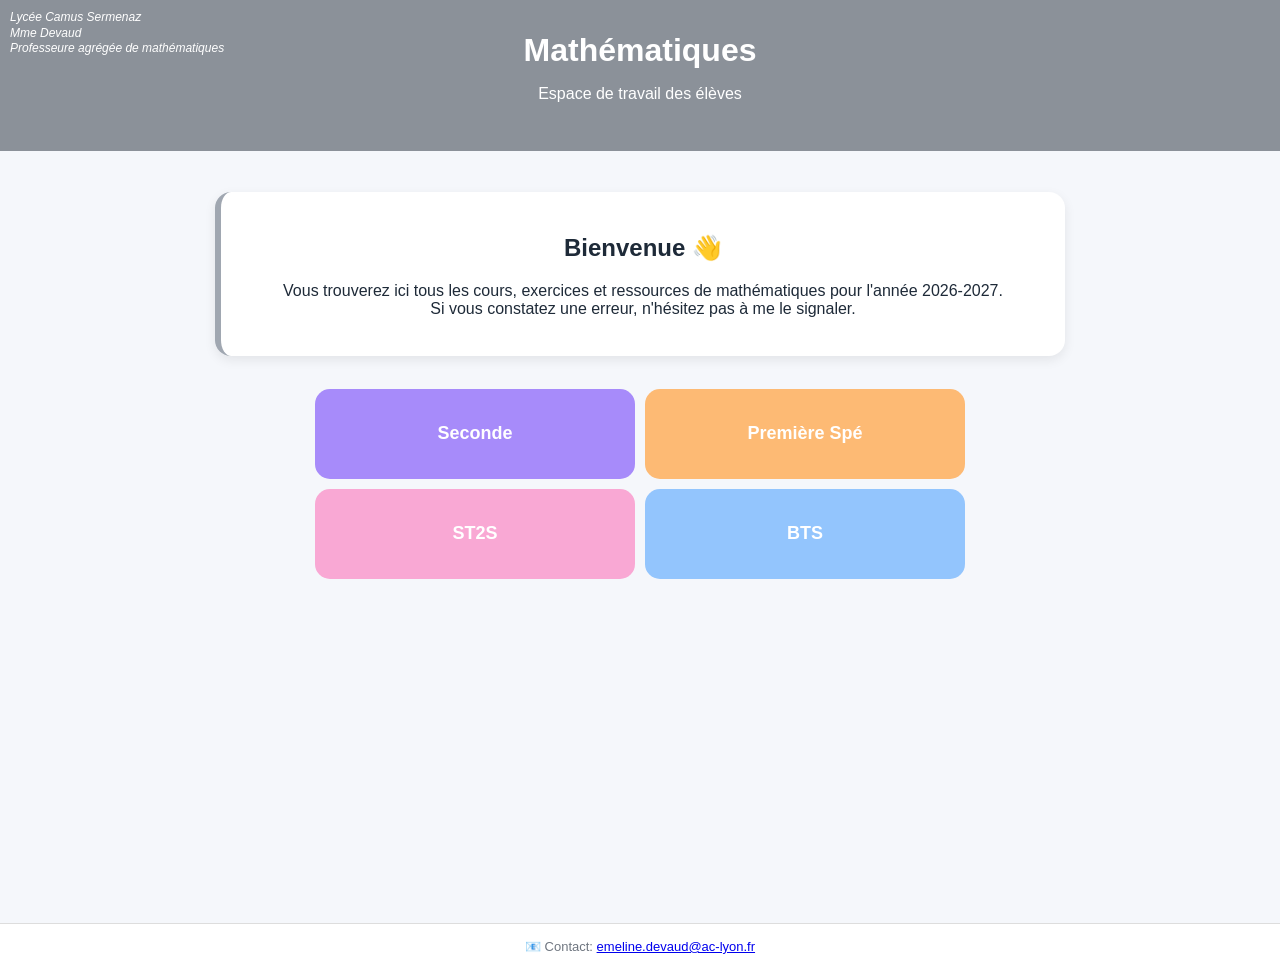
<file: index.html>
<!DOCTYPE html>
<html lang="fr">
<head>
  <meta charset="UTF-8">
  <title>Maths - Mme Devaud</title>
  <link rel="stylesheet" href="styleapp.css">
</head>
<body class="home">

<header>
  <div class="top-left-info">
    Lycée Camus Sermenaz<br>
    Mme Devaud<br>
    Professeure agrégée de mathématiques
  </div>

  <h1>Mathématiques</h1>
  <p class="subtitle">Espace de travail des élèves</p>
</header>

<main>

  <div class="card welcome">
    <h2>Bienvenue 👋</h2>
    <p>
      Vous trouverez ici tous les cours, exercices et ressources de mathématiques pour l'année 2026-2027.
      <br> Si vous constatez une erreur, n'hésitez pas à me le signaler.
    </p>
  </div>

  <div class="home-container">

    <a class="app-card seconde" href="seconde.html">Seconde</a>
    <a class="app-card spe" href="spe.html">Première Spé</a>
    <a class="app-card st2s" href="st2s.html">ST2S</a>
    <a class="app-card bts" href="bts.html">BTS</a>

  </div>

</main>

<footer class="footer">
  📧 Contact: <a href="mailto:emeline.devaud@ac-lyon.fr">emeline.devaud@ac-lyon.fr</a>
</footer>

</body>
</html>
</file>
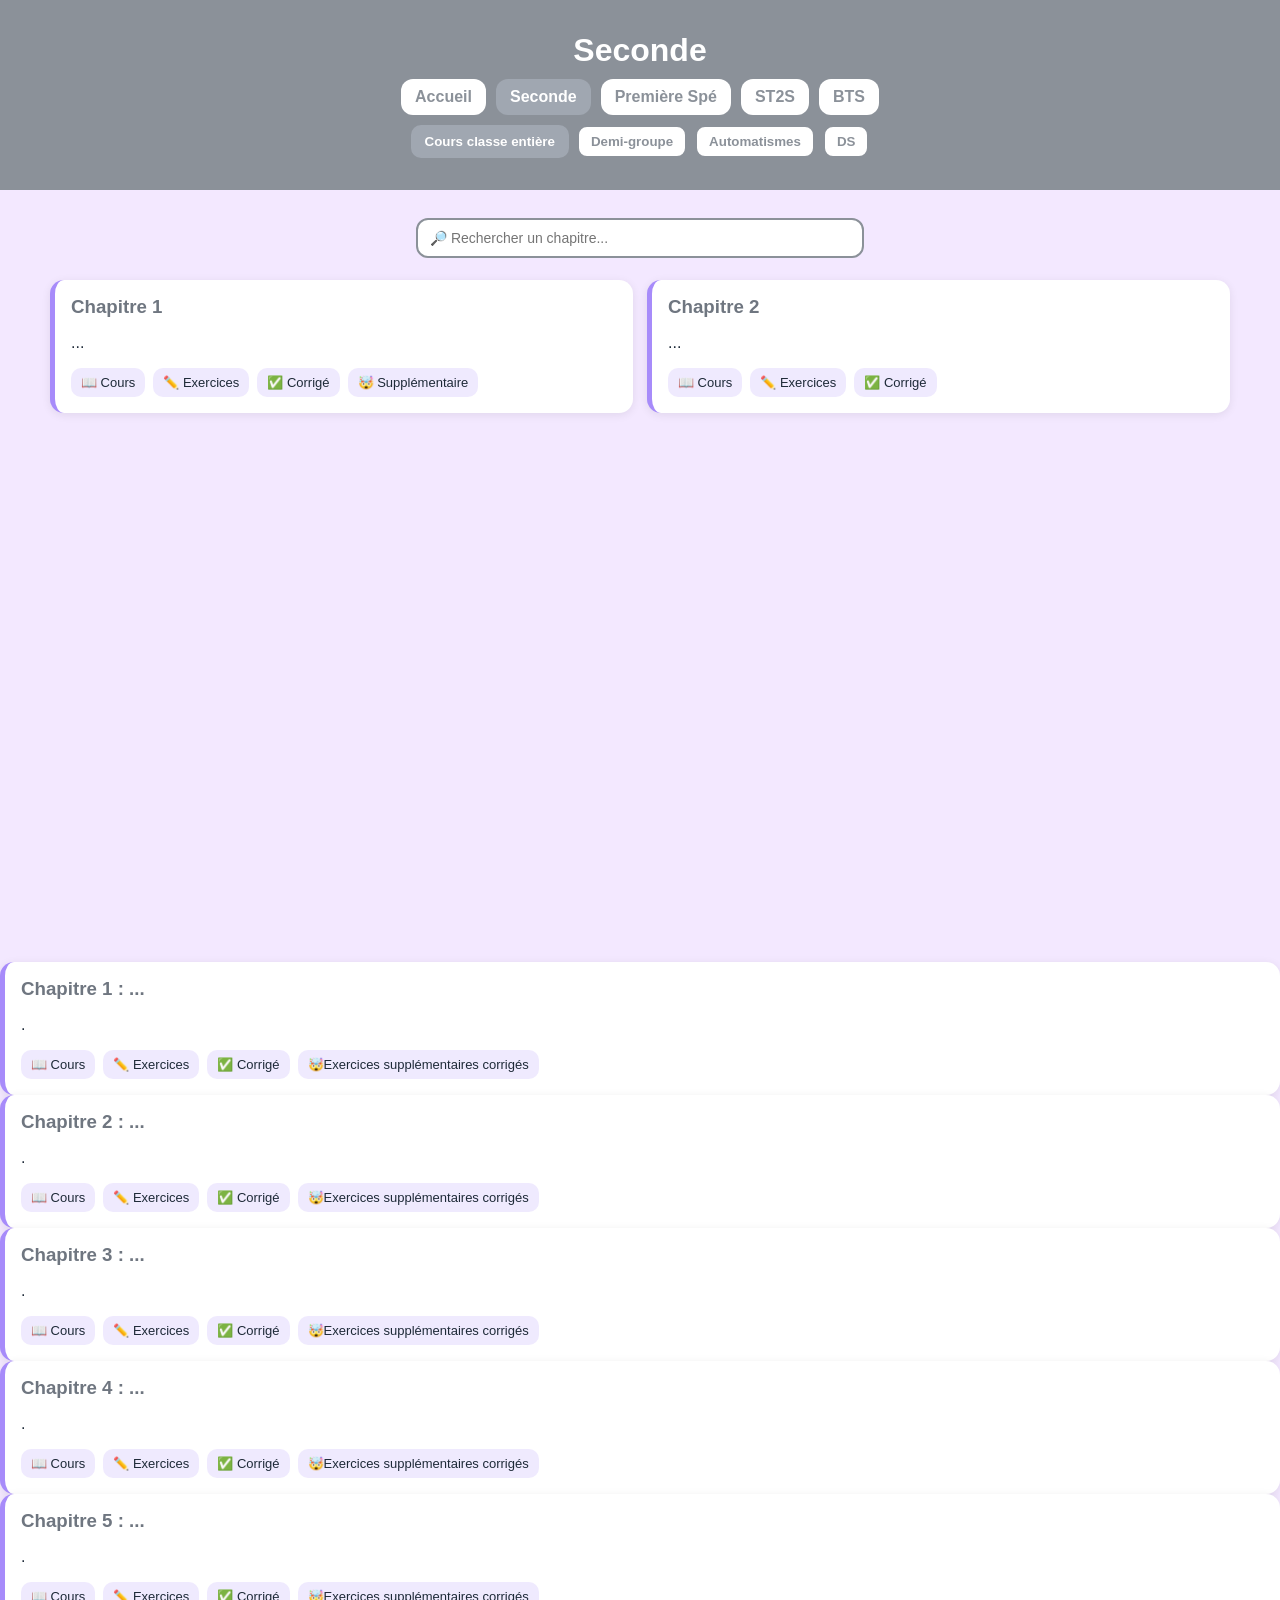
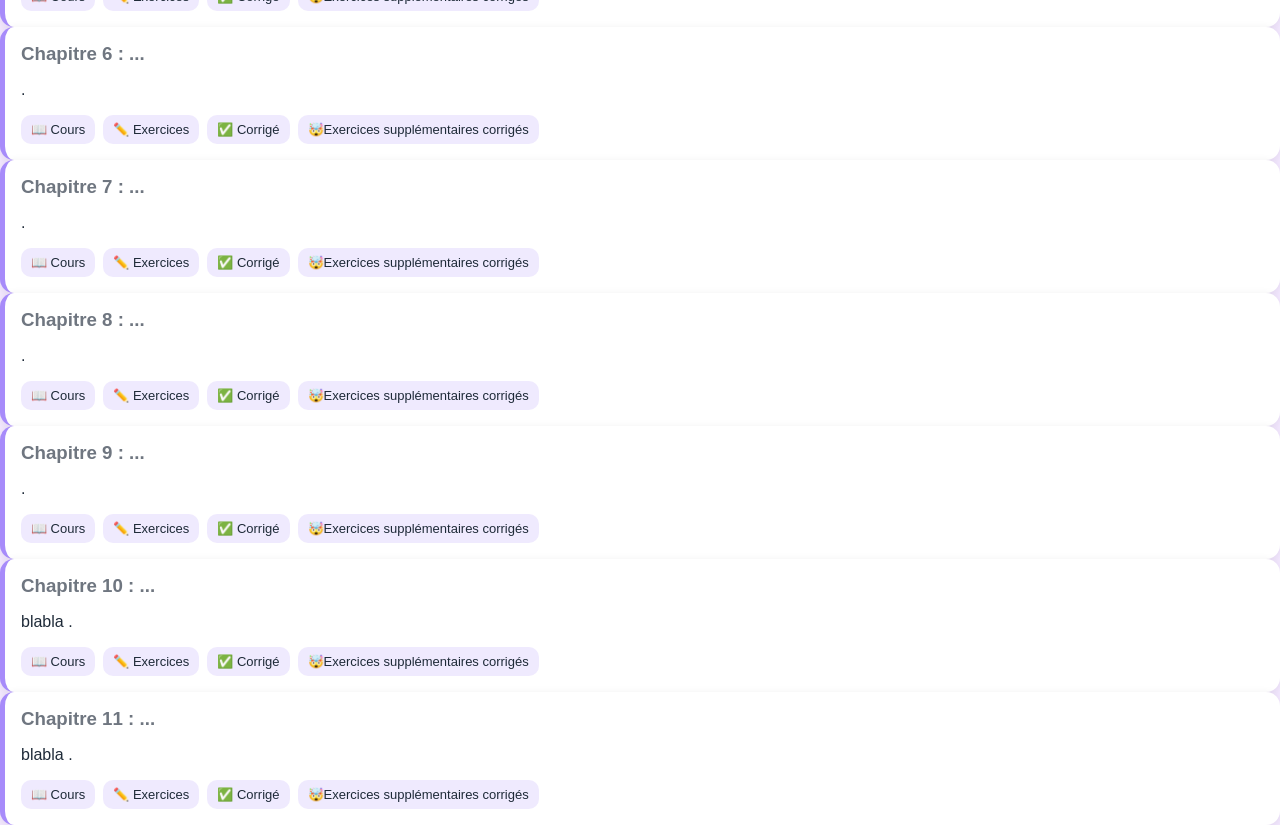
<file: seconde.html>
<!DOCTYPE html>
<html lang="fr">
<head>
  <meta charset="UTF-8">
  <title>Seconde - Mme Devaud</title>
  <link rel="stylesheet" href="styleapp.css">
</head>

<body class="seconde">

<header>

  <h1>Seconde</h1>

  <nav class="menu">
    <a class="menu-btn" href="index.html">Accueil</a>
    <a class="menu-btn active" href="seconde.html">Seconde</a>
    <a class="menu-btn" href="spe.html">Première Spé</a>
    <a class="menu-btn" href="st2s.html">ST2S</a>
    <a class="menu-btn" href="bts.html">BTS</a>
  </nav>

  <div class="sub-menu">
    <button class="sub-btn active" onclick="showSec('cl',event)">Cours classe entière</button>
    <button class="sub-btn" onclick="showSec('dg',event)">Demi-groupe</button>
    <button class="sub-btn" onclick="showSec('auto',event)">Automatismes</button>
    <button class="sub-btn" onclick="showSec('ds',event)">DS</button>
  </div>

</header>

<main>

  <!-- SEARCH -->
  <div class="search-box">
    <input type="text" id="searchInput" placeholder="🔎 Rechercher un chapitre..." onkeyup="searchChapters()">
  </div>

  <!-- ===== CLASSE ENTIÈRE ===== -->
  <section id="cl" class="sub-section active">

    <div class="cards-container">

      <!-- exemple carte -->
      <div class="card">
        <h3>Chapitre 1</h3>
        <p>...</p>
        <div class="actions">
          <a href="#">📖 Cours</a>
          <a href="#">✏️ Exercices</a>
          <a href="#">✅ Corrigé</a>
          <a href="#">🤯 Supplémentaire</a>
        </div>
      </div>

      <div class="card">
        <h3>Chapitre 2</h3>
        <p>...</p>
        <div class="actions">
          <a href="#">📖 Cours</a>
          <a href="#">✏️ Exercices</a>
          <a href="#">✅ Corrigé</a>
        </div>
      </div>

    </div>

  </section>

  <!-- ===== DEMI-GROUPE ===== -->
  <section id="dg" class="sub-section">

    <div class="cards-container">

      <div class="card">
        <h3>Calcul 1</h3>
        <div class="actions">
          <a href="#">📖 Cours</a>
          <a href="#">✅ Corrigé</a>
        </div>
      </div>

    </div>

  </section>

  <!-- ===== AUTOMATISMES ===== -->
  <section id="auto" class="sub-section">

    <div class="cards-container">

      <div class="card">
        <h3>Automatismes 1</h3>
        <div class="actions">
          <a href="#">📖 Fiche</a>
          <a href="#">✏️ Interro</a>
        </div>
      </div>

    </div>

  </section>

  <!-- ===== DS ===== -->
  <section id="ds" class="sub-section">

    <div class="cards-container">

      <div class="card">
        <h3>DS 1</h3>
        <div class="actions">
          <a href="#">📄 Sujet</a>
          <a href="#">✅ Correction</a>
        </div>
      </div>

    </div>

  </section>

</main>

<script src="script.js"></script>

</body>
</html>  <div class="card">
    <h3>Chapitre 1 : ...</h3>
    <p>  .</p>

    <div class="actions">
      <a href="#" target="_blank">📖 Cours</a>
      <a href="#" target="_blank">✏️ Exercices</a>
      <a href="#" target="_blank">✅ Corrigé</a>
      <a href="#" target="_blank">🤯Exercices supplémentaires corrigés</a>
     <!-- <a href="#" target="_blank">🌐 Exercices en ligne</a>-->
    </div>
  </div>

  <div class="card">
    <h3>Chapitre 2 : ...</h3>
    <p>  .</p>

    <div class="actions">
      <a href="#" target="_blank">📖 Cours</a>
      <a href="#" target="_blank">✏️ Exercices</a>
      <a href="#" target="_blank">✅ Corrigé</a>
      <a href="#" target="_blank">🤯Exercices supplémentaires corrigés</a>
     <!-- <a href="#" target="_blank">🌐 Exercices en ligne</a>-->
    </div>
  </div>

  
   <div class="card">
    <h3>Chapitre 3 : ...</h3>
    <p>  .</p>

    <div class="actions">
      <a href="#" target="_blank">📖 Cours</a>
      <a href="#" target="_blank">✏️ Exercices</a>
      <a href="#" target="_blank">✅ Corrigé</a>
      <a href="#" target="_blank">🤯Exercices supplémentaires corrigés</a>
     <!-- <a href="#" target="_blank">🌐 Exercices en ligne</a>-->
    </div>
  </div>

  
  <div class="card">
    <h3>Chapitre 4 : ...</h3>
    <p>  .</p>

    <div class="actions">
      <a href="#" target="_blank">📖 Cours</a>
      <a href="#" target="_blank">✏️ Exercices</a>
      <a href="#" target="_blank">✅ Corrigé</a>
      <a href="#" target="_blank">🤯Exercices supplémentaires corrigés</a>
     <!-- <a href="#" target="_blank">🌐 Exercices en ligne</a>-->
    </div>
  </div>

  <div class="card">
    <h3>Chapitre 5 : ...</h3>
    <p>  .</p>

    <div class="actions">
      <a href="#" target="_blank">📖 Cours</a>
      <a href="#" target="_blank">✏️ Exercices</a>
      <a href="#" target="_blank">✅ Corrigé</a>
      <a href="#" target="_blank">🤯Exercices supplémentaires corrigés</a>
     <!-- <a href="#" target="_blank">🌐 Exercices en ligne</a>-->
    </div>
  </div>

  
  <div class="card">
    <h3>Chapitre 6 : ...</h3>
    <p>  .</p>

    <div class="actions">
      <a href="#" target="_blank">📖 Cours</a>
      <a href="#" target="_blank">✏️ Exercices</a>
      <a href="#" target="_blank">✅ Corrigé</a>
      <a href="#" target="_blank">🤯Exercices supplémentaires corrigés</a>
     <!-- <a href="#" target="_blank">🌐 Exercices en ligne</a>-->
    </div>
  </div>

  
 <div class="card">
    <h3>Chapitre 7 : ...</h3>
    <p>  .</p>

    <div class="actions">
      <a href="#" target="_blank">📖 Cours</a>
      <a href="#" target="_blank">✏️ Exercices</a>
      <a href="#" target="_blank">✅ Corrigé</a>
      <a href="#" target="_blank">🤯Exercices supplémentaires corrigés</a>
     <!-- <a href="#" target="_blank">🌐 Exercices en ligne</a>-->
    </div>
  </div>
  
   <div class="card">
    <h3>Chapitre 8 : ...</h3>
    <p>  .</p>

    <div class="actions">
      <a href="#" target="_blank">📖 Cours</a>
      <a href="#" target="_blank">✏️ Exercices</a>
      <a href="#" target="_blank">✅ Corrigé</a>
      <a href="#" target="_blank">🤯Exercices supplémentaires corrigés</a>
     <!-- <a href="#" target="_blank">🌐 Exercices en ligne</a>-->
    </div>
  </div>
  
  <div class="card">
    <h3>Chapitre 9 : ...</h3>
    <p>  .</p>

    <div class="actions">
      <a href="#" target="_blank">📖 Cours</a>
      <a href="#" target="_blank">✏️ Exercices</a>
      <a href="#" target="_blank">✅ Corrigé</a>
      <a href="#" target="_blank">🤯Exercices supplémentaires corrigés</a>
     <!-- <a href="#" target="_blank">🌐 Exercices en ligne</a>-->
    </div>
  </div>
    <div class="card">
    <h3>Chapitre 10 : ...</h3>
    <p>blabla .</p>

    <div class="actions">
      <a href="#" target="_blank">📖 Cours</a>
      <a href="#" target="_blank">✏️ Exercices</a>
      <a href="#" target="_blank">✅ Corrigé</a>
      <a href="#" target="_blank">🤯Exercices supplémentaires corrigés</a>
     <!-- <a href="#" target="_blank">🌐 Exercices en ligne</a>-->
    </div>
  </div>
    <div class="card">
    <h3>Chapitre 11 : ...</h3>
    <p>blabla .</p>

    <div class="actions">
      <a href="#" target="_blank">📖 Cours</a>
      <a href="#" target="_blank">✏️ Exercices</a>
      <a href="#" target="_blank">✅ Corrigé</a>
      <a href="#" target="_blank">🤯Exercices supplémentaires corrigés</a>
     <!-- <a href="#" target="_blank">🌐 Exercices en ligne</a>-->
    </div>
  </div>
  </div>
  </section>
<!-- DEMI-GROUPE -->
<section id="dg" class="sub-section ">
<div class="cards-container">
  <div class="card">
    <h3>Calcul 1 :  </h3>
    <p>....</p>

    <div class="actions">
      <a href="#" target="_blank">📖 Cours</a>
       <a href="#" target="_blank">✅ Corrigé</a>
       
    </div>
  </div>

<div class="card">
    <h3>Calcul 2 :  </h3>
    <p>....</p>

    <div class="actions">
      <a href="#" target="_blank">📖 Cours</a>
       <a href="#" target="_blank">✅ Corrigé</a>
       
    </div>
  </div>

 <div class="card">
    <h3>Calcul 3 :  </h3>
    <p>....</p>

    <div class="actions">
      <a href="#" target="_blank">📖 Cours</a>
       <a href="#" target="_blank">✅ Corrigé</a>
       
    </div>
  </div>

  <div class="card">
    <h3>Calcul 4 :  </h3>
    <p>....</p>

    <div class="actions">
      <a href="#" target="_blank">📖 Cours</a>
       <a href="#" target="_blank">✅ Corrigé</a>
       
    </div>
  </div>

<div class="card">
    <h3>Calcul 5 :  </h3>
    <p>....</p>

    <div class="actions">
      <a href="#" target="_blank">📖 Cours</a>
       <a href="#" target="_blank">✅ Corrigé</a>
       
    </div>
  </div>

  <div class="card">
    <h3>Calcul 6 :  </h3>
    <p>....</p>

    <div class="actions">
      <a href="#" target="_blank">📖 Cours</a>
       <a href="#" target="_blank">✅ Corrigé</a>
       
    </div>
  </div>

 <div class="card">
    <h3>Calcul 7 :  </h3>
    <p>....</p>

    <div class="actions">
      <a href="#" target="_blank">📖 Cours</a>
       <a href="#" target="_blank">✅ Corrigé</a>
       
    </div>
  </div>

 <div class="card">
    <h3>Calcul 8 :  </h3>
    <p>....</p>

    <div class="actions">
      <a href="#" target="_blank">📖 Cours</a>
       <a href="#" target="_blank">✅ Corrigé</a>
       
    </div>
  </div>

  <div class="card">
    <h3>Calcul 9 :  </h3>
    <p>....</p>

    <div class="actions">
      <a href="#" target="_blank">📖 Cours</a>
       <a href="#" target="_blank">✅ Corrigé</a>
       
    </div>
  </div>
  </div>
</section>

<!-- AUTOMATISMES -->
<section id="auto" class="sub-section">
   <p>2 questions à chaque cours, sans calculatrice.<br>
Une interro à la fin de chaque fiche.<br>
Pour chaque interro, réviser la fiche et s'entraîner avec de nouvelles questions à l'aide du QRCode. <br>
Ne pas hésiter à poser des questions.</p>
  <div class="cards-container">
  
  <div class="card">
    <h3>Automatismes 1</h3>
  

    <div class="actions">
      <a href="#" target="_blank">📖 Fiche</a>
      <a href="#" target="_blank">✏️ Interro</a>
    </div>
  </div>

    <div class="card">
    <h3>Automatismes 2</h3>
     <p>....</p>

    <div class="actions">
      <a href="#" target="_blank">📖 Fiche</a>
      <a href="#" target="_blank">✏️ Interro</a>
    </div>
  </div>

    <div class="card">
    <h3>Automatismes 3</h3>
     <p>....</p>

     <div class="actions">
      <a href="#" target="_blank">📖 Fiche</a>
      <a href="#" target="_blank">✏️ Interro</a>
    </div>
  </div>

    <div class="card">
    <h3>Automatismes 4</h3>
     <p>....</p>

     <div class="actions">
      <a href="#" target="_blank">📖 Fiche</a>
      <a href="#" target="_blank">✏️ Interro</a>
    </div>
  </div>

    <div class="card">
    <h3>Automatismes 5</h3>
     <p>....</p>

     <div class="actions">
      <a href="#" target="_blank">📖 Fiche</a>
      <a href="#" target="_blank">✏️ Interro</a>
    </div>
  </div>

    <div class="card">
    <h3>Automatismes 6</h3>
     <p>....</p>

     <div class="actions">
      <a href="#" target="_blank">📖 Fiche</a>
      <a href="#" target="_blank">✏️ Interro</a>
    </div>
  </div>
  </div>
</section>

<!-- DS -->
<section id="ds" class="sub-section">
<div class="cards-container">
  <div class="card">
    <h3>DS 1</h3>
    <p>....</p>

    <div class="actions">
      <a href="#" target="_blank">📄 Sujet</a>
      <a href="#" target="_blank">✅ Correction</a>
    </div>
  </div>
</div>
</section>

</main>

<script src="script.js"></script>
</body>
</html>
</file>
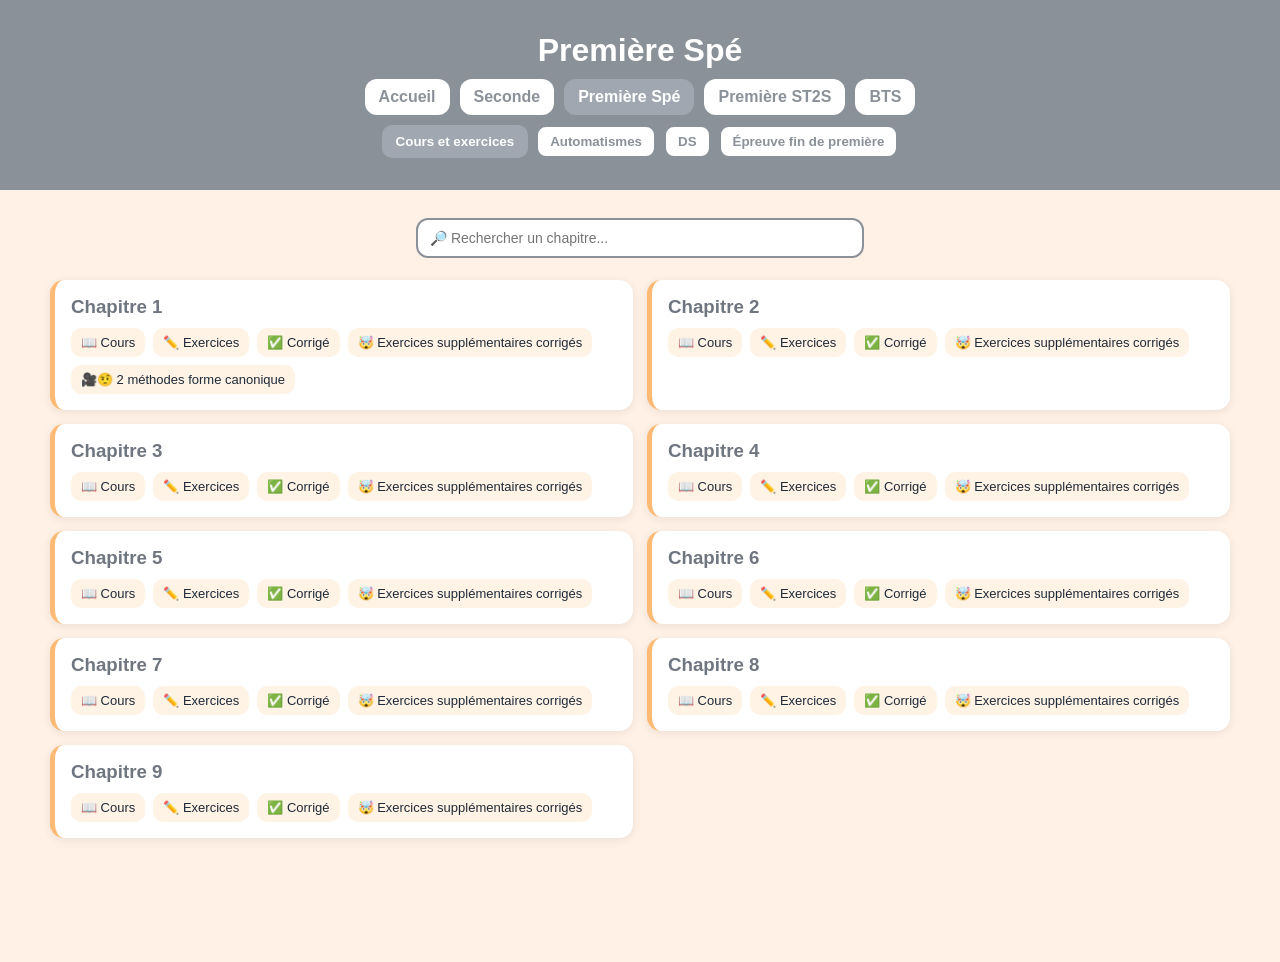
<file: spe.html>
<!DOCTYPE html>
<html lang="fr">
<head>
  <meta charset="UTF-8">
  <title>Première Spé - Mme Devaud</title>
  <link rel="stylesheet" href="styleapp.css">
</head>

<body class="spe">

<header>

  <h1>Première Spé</h1>

  <nav class="menu">
    <a class="menu-btn" href="index.html">Accueil</a>
    <a class="menu-btn" href="seconde.html">Seconde</a>
    <a class="menu-btn active" href="spe.html">Première Spé</a>
    <a class="menu-btn" href="st2s.html">Première ST2S</a>
    <a class="menu-btn" href="bts.html">BTS</a>
  </nav>

  <div class="sub-menu">
    <button class="sub-btn active" onclick="showSec('cl',event)">Cours et exercices</button>
    <button class="sub-btn" onclick="showSec('auto',event)">Automatismes</button>
    <button class="sub-btn" onclick="showSec('ds',event)">DS</button>
    <button class="sub-btn" onclick="showSec('bac',event)">Épreuve fin de première</button>
  </div>

</header>

<main>

<!-- SEARCH -->
<div class="search-box">
  <input type="text" id="searchInput" placeholder="🔎 Rechercher un chapitre..." onkeyup="searchChapters()">
</div>

<!-- ================= COURS ================= -->
<section id="cl" class="sub-section active">

  <div class="cards-container">

    <div class="card"><h3>Chapitre 1</h3>
      <div class="actions">
        <a href="#">📖 Cours</a>
        <a href="#">✏️ Exercices</a>
        <a href="#">✅ Corrigé</a>
        <a href="#">🤯 Exercices supplémentaires corrigés</a>
        <a href="https://www.youtube.com/embed/qJbhr7Qi6kM?feature=oembed" target="_blank">🎥🤨 2 méthodes forme canonique </a>
      </div>
    </div>

    <div class="card"><h3>Chapitre 2</h3>
      <div class="actions">
        <a href="#">📖 Cours</a>
        <a href="#">✏️ Exercices</a>
        <a href="#">✅ Corrigé</a>
        <a href="#">🤯 Exercices supplémentaires corrigés</a>
      </div>
    </div>

    <div class="card"><h3>Chapitre 3</h3>
      <div class="actions">
        <a href="#">📖 Cours</a>
        <a href="#">✏️ Exercices</a>
        <a href="#">✅ Corrigé</a>
        <a href="#">🤯 Exercices supplémentaires corrigés</a>
      </div>
    </div>

    <div class="card"><h3>Chapitre 4</h3>
      <div class="actions">
        <a href="#">📖 Cours</a>
        <a href="#">✏️ Exercices</a>
        <a href="#">✅ Corrigé</a>
        <a href="#">🤯 Exercices supplémentaires corrigés</a>
      </div>
    </div>

    <div class="card"><h3>Chapitre 5</h3>
      <div class="actions">
        <a href="#">📖 Cours</a>
        <a href="#">✏️ Exercices</a>
        <a href="#">✅ Corrigé</a>
        <a href="#">🤯 Exercices supplémentaires corrigés</a>
      </div>
    </div>

    <div class="card"><h3>Chapitre 6</h3>
      <div class="actions">
        <a href="#">📖 Cours</a>
        <a href="#">✏️ Exercices</a>
        <a href="#">✅ Corrigé</a>
        <a href="#">🤯 Exercices supplémentaires corrigés</a>
      </div>
    </div>

    <div class="card"><h3>Chapitre 7</h3>
      <div class="actions">
        <a href="#">📖 Cours</a>
        <a href="#">✏️ Exercices</a>
        <a href="#">✅ Corrigé</a>
        <a href="#">🤯 Exercices supplémentaires corrigés</a>
      </div>
    </div>

    <div class="card"><h3>Chapitre 8</h3>
      <div class="actions">
        <a href="#">📖 Cours</a>
        <a href="#">✏️ Exercices</a>
        <a href="#">✅ Corrigé</a>
        <a href="#">🤯 Exercices supplémentaires corrigés</a>
      </div>
    </div>

    <div class="card"><h3>Chapitre 9</h3>
      <div class="actions">
        <a href="#">📖 Cours</a>
        <a href="#">✏️ Exercices</a>
        <a href="#">✅ Corrigé</a>
        <a href="#">🤯 Exercices supplémentaires corrigés</a>
      </div>
    </div>

  </div>

</section>

<!-- ================= AUTOMATISMES ================= -->
<section id="auto" class="sub-section">


  <div class="cards-container">

    <div class="card">
      <h3>Programme officiel des automatismes</h3>
      <div class="actions">
        <a href="pdf/AUTOMATISMES.pdf">📖 Liste des automatismes</a>
      </div>
    </div>

    <div class="card">
      <h3>Livret d'automatismes</h3>
      <p>Sans calculatrice. <br> 5 questions sur 5 automatismes chaque vendredi. <br>
Pour chaque vendredi, réviser les automatismes correspondants à ceux du calendrier,  annoncés sur Pronote. <br>
Puis un exercice à chaque DS.</p>
      <div class="actions">
        <a href="#">📖 Livret</a>
        <a href="#">📊 Progression</a>
      </div>
    </div>

  </div>

</section>

<!-- ================= DS ================= -->
<section id="ds" class="sub-section">

  <div class="cards-container">

    <div class="card">
      <h3>DS 1</h3>
      <div class="actions">
        <a href="#">📄 Sujet</a>
        <a href="#">✅ Correction</a>
      </div>
    </div>

  </div>

</section>

<!-- ================= BAC ================= -->
<section id="bac" class="sub-section">

  <div class="cards-container">

    <div class="card">
      <h3>Épreuve en fin de première</h3>
      <p>Épreuve de 2h coefficient 2  + note dans le "dossier Parcoursup"<br>: QCM sur les automatismes précédents + exercices sur tout le programme.</p>
      <div class="actions">
        <a href="pdf/PremiereSpe2026.pdf">📖 Programme officiel</a>
        <a href="pdf/coeff.pdf">📊 Coefficients BAC</a>
      </div>
    </div>

  </div>

</section>

</main>

<script src="script.js"></script>

</body>
</html>
</file>
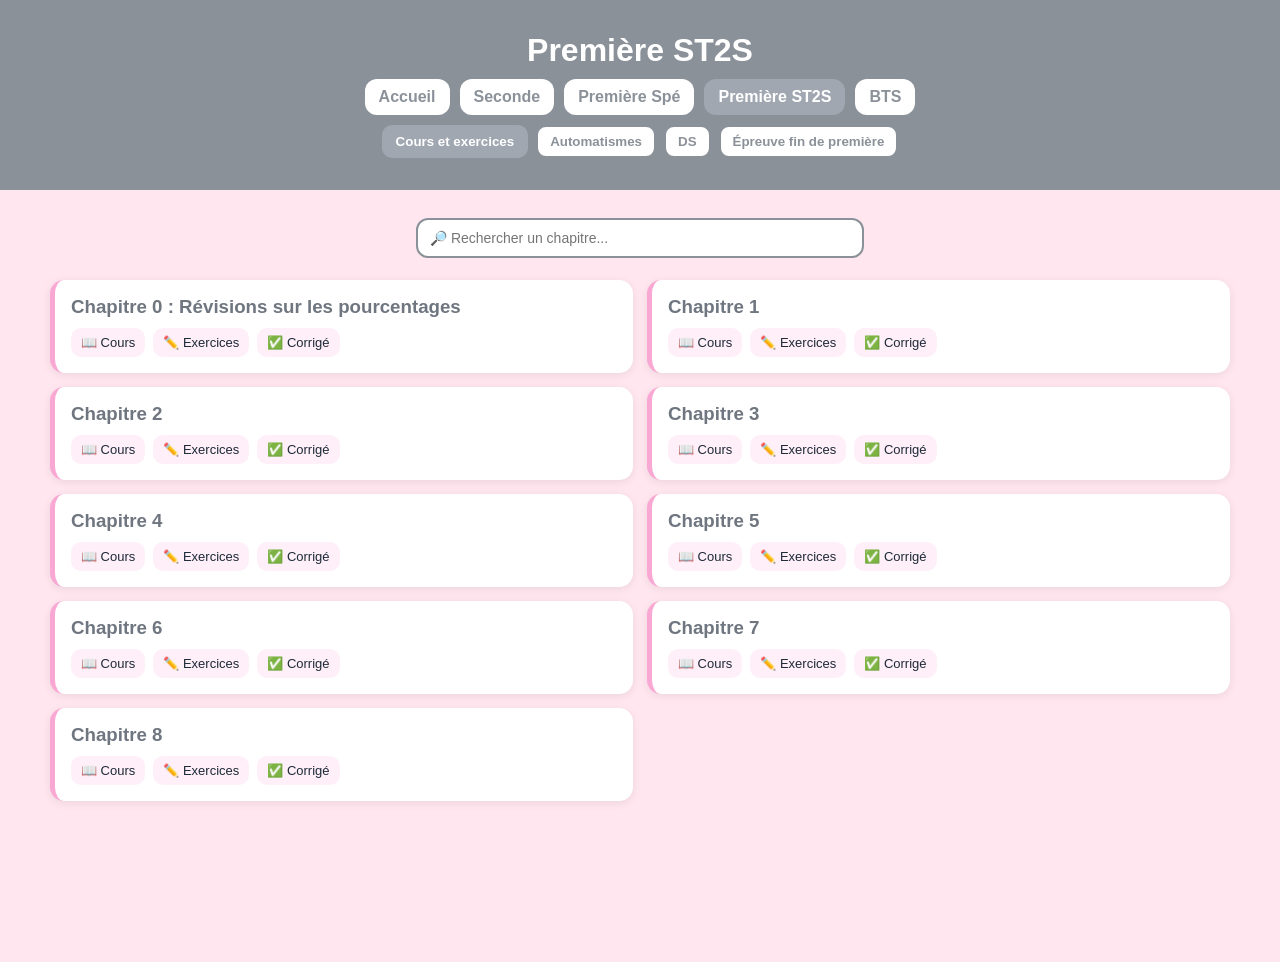
<file: st2s.html>
<!DOCTYPE html>
<html lang="fr">
<head>
  <meta charset="UTF-8">
  <title>Première ST2S - Mme Devaud</title>
  <link rel="stylesheet" href="styleapp.css">
</head>

<body class="st2s">

<header>

  <h1>Première ST2S</h1>

  <nav class="menu">
    <a class="menu-btn" href="index.html">Accueil</a>
    <a class="menu-btn" href="seconde.html">Seconde</a>
    <a class="menu-btn" href="spe.html">Première Spé</a>
    <a class="menu-btn active" href="st2s.html">Première ST2S</a>
    <a class="menu-btn" href="bts.html">BTS</a>
  </nav>

  <div class="sub-menu">
    <button class="sub-btn active" onclick="showSec('cl',event)">Cours et exercices</button>
    <button class="sub-btn" onclick="showSec('auto',event)">Automatismes</button>
    <button class="sub-btn" onclick="showSec('ds',event)">DS</button>
    <button class="sub-btn" onclick="showSec('bac',event)">Épreuve fin de première</button>
  </div>

</header>

<main>

<!-- SEARCH -->
<div class="search-box">
  <input type="text" id="searchInput" placeholder="🔎 Rechercher un chapitre..." onkeyup="searchChapters()">
</div>


<!-- ================= COURS ================= -->
<section id="cl" class="sub-section active">

  <div class="cards-container">

    <div class="card">
      <h3>Chapitre 0 : Révisions sur les pourcentages</h3>
      <div class="actions">
        <a href="#">📖 Cours</a>
        <a href="#">✏️ Exercices</a>
        <a href="#">✅ Corrigé</a>
      </div>
    </div>

    <div class="card"><h3>Chapitre 1</h3>
      <div class="actions">
        <a href="#">📖 Cours</a>
        <a href="#">✏️ Exercices</a>
        <a href="#">✅ Corrigé</a>
      </div>
    </div>

    <div class="card"><h3>Chapitre 2</h3>
      <div class="actions">
        <a href="#">📖 Cours</a>
        <a href="#">✏️ Exercices</a>
        <a href="#">✅ Corrigé</a>
      </div>
    </div>

    <div class="card"><h3>Chapitre 3</h3>
      <div class="actions">
        <a href="#">📖 Cours</a>
        <a href="#">✏️ Exercices</a>
        <a href="#">✅ Corrigé</a>
      </div>
    </div>

    <div class="card"><h3>Chapitre 4</h3>
      <div class="actions">
        <a href="#">📖 Cours</a>
        <a href="#">✏️ Exercices</a>
        <a href="#">✅ Corrigé</a>
      </div>
    </div>

    <div class="card"><h3>Chapitre 5</h3>
      <div class="actions">
        <a href="#">📖 Cours</a>
        <a href="#">✏️ Exercices</a>
        <a href="#">✅ Corrigé</a>
      </div>
    </div>

    <div class="card"><h3>Chapitre 6</h3>
      <div class="actions">
        <a href="#">📖 Cours</a>
        <a href="#">✏️ Exercices</a>
        <a href="#">✅ Corrigé</a>
      </div>
    </div>

    <div class="card"><h3>Chapitre 7</h3>
      <div class="actions">
        <a href="#">📖 Cours</a>
        <a href="#">✏️ Exercices</a>
        <a href="#">✅ Corrigé</a>
      </div>
    </div>

    <div class="card"><h3>Chapitre 8</h3>
      <div class="actions">
        <a href="#">📖 Cours</a>
        <a href="#">✏️ Exercices</a>
        <a href="#">✅ Corrigé</a>
      </div>
    </div>

  </div>

</section>

<!-- ================= AUTOMATISMES ================= -->
<section id="auto" class="sub-section">

  <p>

  </p>

  <div class="cards-container">

    <div class="card">
      <h3>Programme officiel des automatismes</h3>
      <div class="actions">
        <a href="pdf/AUTOMATISMES.pdf" target="_blank">📖 Liste des automatismes</a>
      </div>
    </div>

    <div class="card">
      <h3>Livret d'automatismes</h3>
      <p>Travail régulier + évaluations.</p>
      <div class="actions">
        <a href="#">📖 Livret</a>
        <a href="#">📊 Progression</a>
      </div>
    </div>

  </div>

</section>

<!-- ================= DS ================= -->
<section id="ds" class="sub-section">

  <div class="cards-container">

    <div class="card">
      <h3>DS 1</h3>
      <div class="actions">
        <a href="#">📄 Sujet</a>
        <a href="#">✅ Correction</a>
      </div>
    </div>

  </div>

</section>

<!-- ================= BAC ================= -->
<section id="bac" class="sub-section">

  <div class="cards-container">

    <div class="card">
      <h3>Épreuve en fin de première</h3>
      <p>
        Épreuve de 2h : QCM + exercices sur tout le programme.
      </p>

      <div class="actions">
        <a href="pdf/PremiereTechno2026.pdf" target="_blank">📖 Programme officiel</a>
        <a href="pdf/coeff.pdf" target="_blank">📊 Coefficients BAC</a>
      </div>
    </div>

  </div>

</section>
</main>

<script src="script.js"></script>

</body>
</html>
</file>
<file: styleapp.css>
/* =========================
   RESET GLOBAL
========================= */

html, body {
  margin: 0;
  padding: 0;
  font-family: -apple-system, BlinkMacSystemFont, "Segoe UI", Arial, sans-serif;
  color: #1e2a38;
  min-height: 100%;
  background: #f5f7fb;
}
/* bloc info en haut à gauche */
.top-left-info {
  position: absolute;
  top: 10px;
  left: 10px;
  text-align: left;
  font-size: 12px;
  color: white;
  font-style:italic;
  line-height: 1.3;
}
/* évite les trous blancs iOS */
body {
  min-height: 100vh;
  -webkit-tap-highlight-color: transparent;
}

/* =========================
   FONDS PAR FILIÈRE
========================= */

body.seconde { background: #f3e8ff; }
body.spe     { background: #fff1e6; }
body.st2s    { background: #ffe6ef; }
body.bts     { background: #e8f2ff; }

/* =========================
   HEADER STYLE APP
========================= */

header {
  position: relative;
  background: #8b9199;
  color: white;
  text-align: center;
  padding: 32px 20px;
  margin: 0;
}

h1 {
  margin: 0;
  font-weight: 700;
}

/* =========================
   MAIN (IMPORTANT ANTI-RUPTURE)
========================= */

main {
  min-height: calc(100vh - 160px);
  padding: 16px;
  background: transparent;
}

/* =========================
   MENU (APP STYLE)
========================= */

.menu {
  display: flex;
  justify-content: center;
  gap: 10px;
  flex-wrap: wrap;
  margin-top: 10px;
}

.menu-btn {
  background: white;
  color: #8b9199;
  padding: 9px 14px;
  border-radius: 12px;
  text-decoration: none;
  font-weight: 600;
  transition: 0.2s ease;
}

.menu-btn:hover {
  transform: translateY(-1px);
  background: #d1d5db;
  color: white;
}

.menu-btn.active {
  background: #a0a7b1;
  color: white;
}

/* =========================
   SUB MENU
========================= */

.sub-menu {
  display: flex;
  justify-content: center;
  gap: 8px;
  flex-wrap: wrap;
  margin-top: 10px;
}

.sub-btn {
  background: white;
  border: 2px solid #8b9199;
  color: #8b9199;
  padding: 7px 12px;
  border-radius: 10px;
  cursor: pointer;
  font-weight: 600;
  transition: 0.2s;
}

.sub-btn:hover {
  background: #eef1f5;
}

.sub-btn.active {
  background: #a0a7b1;
  color: white;
  border-color: #a0a7b1;
}

/* =========================
   SEARCH (STYLE APP)
========================= */

.search-box {
  display: flex;
  justify-content: center;
  margin: 12px 0;
}

.search-box input {
  width: 60%;
  max-width: 420px;
  padding: 10px 12px;
  border-radius: 12px;
  border: 2px solid #8b9199;
  outline: none;
  font-size: 14px;
  background: white;
}

/* =========================
   SECTIONS
========================= */

.sub-section {
  display: none;
  max-width: 1200px;
  margin: auto;
}

.sub-section.active {
  display: block;
}

/* =========================
   GRILLE 2 COLONNES (CORE RULE)
========================= */

.cards-container {
  display: grid;
  grid-template-columns: repeat(2, minmax(0, 1fr));
  gap: 14px;
  padding: 10px;
}

/* mobile → 1 colonne uniquement */
@media (max-width: 700px) {
  .cards-container {
    grid-template-columns: 1fr;
  }
}

/* =========================
   CARD (STYLE NOTION APP)
========================= */

.card {
  background: white;
  padding: 16px;
  border-radius: 14px;
  box-shadow: 0 2px 10px rgba(0,0,0,0.08);
  transition: 0.2s ease;
  margin: 0;
}

.card:hover {
  transform: translateY(-2px);
}

.card h3 {
  margin: 0 0 8px 0;
  color: #6f7680;
}

/* =========================
   ACTION BUTTONS
========================= */

.actions {
  display: flex;
  flex-wrap: wrap;
  gap: 8px;
  margin-top: 10px;
}

.actions a {
  display: inline-block;
  padding: 7px 10px;
  border-radius: 10px;
  text-decoration: none;
  font-size: 13px;
  color: #1e2a38;
  background: rgba(0,0,0,0.06);
  transition: 0.2s;
}

.actions a:hover {
  transform: translateY(-1px);
  filter: brightness(1.1);
}

/* =========================
   COULEURS PAR FILIÈRE (CONSERVÉES)
========================= */

.seconde .card { border-left: 5px solid #a78bfa; }
.spe .card     { border-left: 5px solid #fdba74; }
.st2s .card    { border-left: 5px solid #f9a8d4; }
.bts .card     { border-left: 5px solid #93c5fd; }

.seconde .actions a { background: rgba(167,139,250,0.18); }
.spe .actions a     { background: rgba(253,186,116,0.18); }
.st2s .actions a    { background: rgba(249,168,213,0.18); }
.bts .actions a     { background: rgba(147,197,253,0.18); }

/* =========================
   BIENVENUE CARD
========================= */

.card.welcome {
  max-width: 800px;
  margin: 25px auto;
  padding: 22px;
  border-radius: 16px;
  background: white;
  box-shadow: 0 4px 12px rgba(0,0,0,0.08);
  border-left: 6px solid #a0a7b1;
  text-align: center;
}
/* =========================
   ACCUEIL FIX FINAL (SAFE)
========================= */
.home-container {
  display: grid;
  grid-template-columns: repeat(2, 1fr);
  gap: 10px;          /* ↓ réduit */
  max-width: 650px;   /* ↓ un peu plus serré */
  margin: 10px auto;  /* ↓ réduit */
  padding: 8px;       /* ↓ réduit */
}


.app-card {
  display: flex;
  align-items: center;
  justify-content: center;

  height: 90px;

  border-radius: 15px;

  font-size: 18px;
  font-weight: bold;

  color: white;
  text-decoration: none;

  transition: 0.2s;
}

.app-card:hover {
  transform: scale(1.03);
  opacity: 0.9;
}
/* couleurs */
.app-card.seconde { background: #a78bfa; }
.app-card.spe     { background: #fdba74; }
.app-card.st2s    { background: #f9a8d4; }
.app-card.bts     { background: #93c5fd; }

/* mobile uniquement */
@media (max-width: 600px) {
  .home-container {
    grid-template-columns: 1fr;
  }
}
/* =========================
   FOOTER
========================= */

.footer {
  text-align: center;
  padding: 15px;
  font-size: 13px;
  color: #6f7680;
  background: white;
  border-top: 1px solid #ddd;
}
.footer a:hover {
  text-decoration: underline;
}

/* =========================
   FIX iPHONE (CRITIQUE)
========================= */

html {
  background: #f5f7fb;
}

body {
  overflow-x: hidden;
}
</file>
